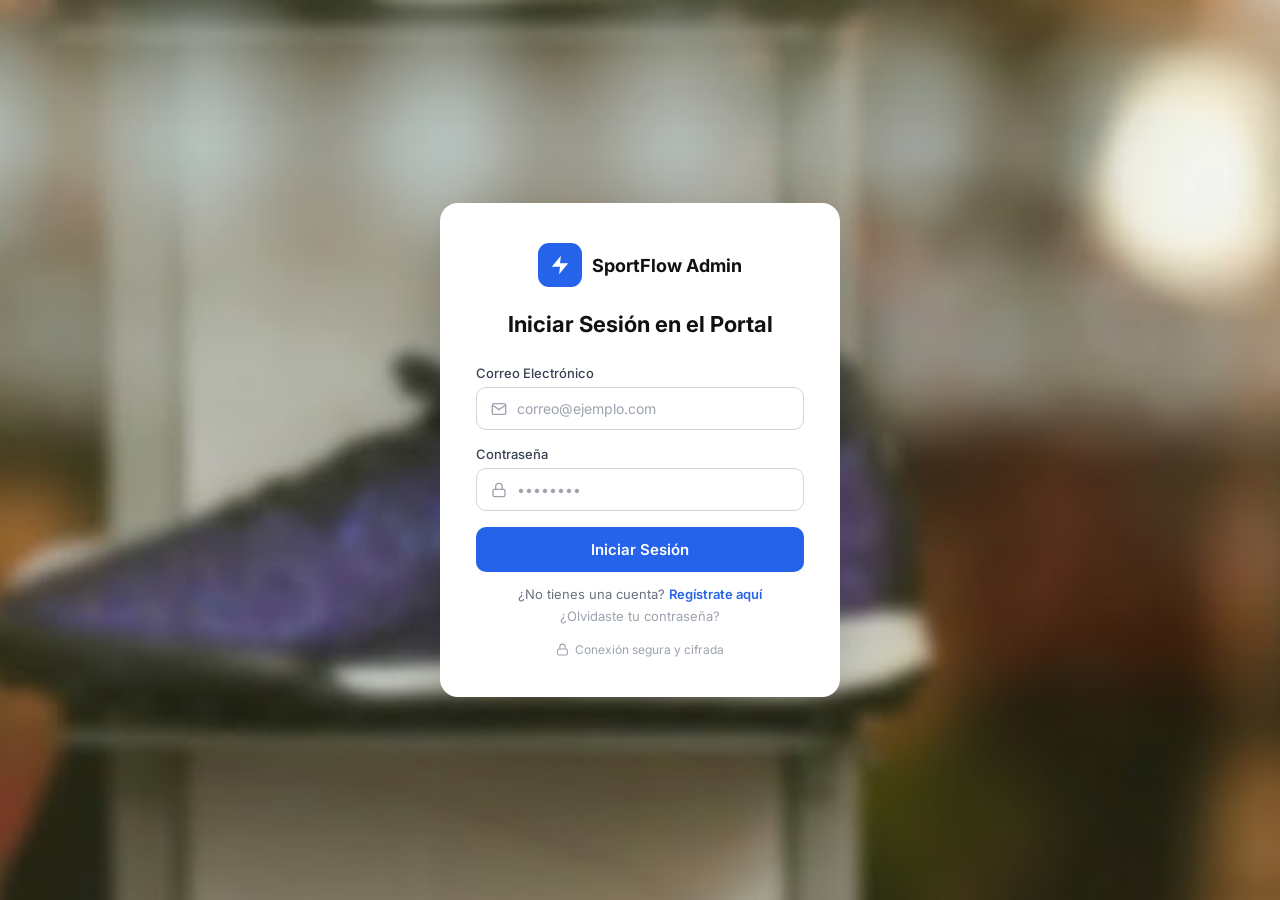
<file: index.html>
<!DOCTYPE html>
<html lang="es">
<head>
  <meta charset="UTF-8">
  <meta name="viewport" content="width=device-width, initial-scale=1.0">
  <title>Login - SportFlow</title>
  <!-- Fuente Inter de Google Fonts -->
  <link href="https://fonts.googleapis.com/css2?family=Inter:wght@400;500;600;700&display=swap" rel="stylesheet">
  <style>
    /* ── Estilos exclusivos del login (no se comparten con otras páginas) ── */
    * { margin:0; padding:0; box-sizing:border-box; font-family:'Inter',sans-serif; }
 
    /* Fondo de pantalla — imagen configurable en img/fondo-login.jpg */
    body {
      min-height: 100vh;
      background: url('img/fondo-login.jpg') no-repeat center center / cover;
      display: flex;
      justify-content: center;
      align-items: center;
    }
 
    /* Tarjeta blanca centrada */
    .login-box {
      background: rgb(255, 255, 255);
      padding: 40px 36px;
      border-radius: 18px;
      width: 400px;
      box-shadow: 0 20px 60px rgba(0,0,0,0.25);
      animation: slideUp 0.5s ease;
    }
 
    @keyframes slideUp {
      from { opacity: 0; transform: translateY(-24px); }
      to   { opacity: 1; transform: translateY(0); }
    }
 
    /* Área del logo: cuadro azul + texto */
    .logo-area {
      display: flex;
      align-items: center;
      gap: 10px;
      justify-content: center;
      margin-bottom: 24px;
    }
 
    .logo-icon-lg {
      width: 44px; height: 44px;
      background: #2563eb;
      border-radius: 11px;
      display: flex; align-items: center; justify-content: center;
    }
 
    .logo-icon-lg svg { width: 22px; height: 22px; fill: white; }
    .logo-area span   { font-size: 18px; font-weight: 700; color: #111; }
 
    /* Título principal */
    .login-box h2 {
      text-align: center;
      font-size: 22px;
      font-weight: 700;
      margin-bottom: 28px;
      color: #111;
    }
 
    /* Grupo de campo: label + input con ícono */
    .field         { margin-bottom: 16px; }
    .field label   { display: block; font-size: 13px; font-weight: 500; color: #374151; margin-bottom: 6px; }
 
    /* Input con ícono a la izquierda */
    .input-icon-wrap {
      display: flex; align-items: center; gap: 10px;
      border: 1px solid #d1d5db; border-radius: 10px;
      padding: 0 14px; background: white; transition: border 0.2s;
    }
    .input-icon-wrap:focus-within { border-color: #2563eb; box-shadow: 0 0 0 3px rgba(37,99,235,0.1); }
    .input-icon-wrap svg   { width: 16px; height: 16px; flex-shrink: 0; stroke: #9ca3af; fill: none; }
    .input-icon-wrap input { flex: 1; border: none; outline: none; padding: 12px 0; font-size: 14px; color: #111; background: transparent; }
    .input-icon-wrap input::placeholder { color: #9ca3af; }
 
    /* Mensaje de error rojo */
    .error-msg {
      background: #fee2e2; color: #dc2626;
      border-radius: 8px; padding: 10px 14px;
      font-size: 13px; margin-bottom: 16px; display: none;
    }
 
    /* ── SECCIÓN DE REGISTRO (entre el botón y el enlace de contraseña) ── */
    .register-prompt {
      text-align: center;
      font-size: 13px;
      color: #6b7280;
      margin: 14px 0 6px;
    }
 
    .register-prompt a {
      color: #2563eb;
      font-weight: 600;
      text-decoration: none;
    }
 
    .register-prompt a:hover { text-decoration: underline; }
 
    /* Enlace "Olvidé mi contraseña" */
    .forgot {
      display: block; text-align: center;
      font-size: 13px; color: #9ca3af; text-decoration: none;
      margin-bottom: 0;
    }
    .forgot:hover { color: #6b7280; text-decoration: underline; }
 
    /* Botón principal "Iniciar Sesión" */
    .btn-login {
      width: 100%; padding: 13px;
      background: #2563eb; color: white;
      border: none; border-radius: 10px;
      font-size: 15px; font-weight: 600;
      cursor: pointer; transition: background 0.2s;
    }
    .btn-login:hover { background: #1d4ed8; }
 
    /* Texto inferior de seguridad */
    .secure {
      display: flex; align-items: center; justify-content: center;
      gap: 6px; margin-top: 18px; font-size: 12px; color: #9ca3af;
    }
    .secure svg { width: 13px; height: 13px; stroke: #9ca3af; fill: none; }
 
    /* ── MODALES COMPARTIDOS (olvidé + registro) ── */
    .modal-overlay {
      display: none; position: fixed; inset: 0;
      background: rgba(0,0,0,0.5); z-index: 100;
      justify-content: center; align-items: center;
    }
    .modal-overlay.active { display: flex; }
 
    .modal-card {
      background: white; border-radius: 16px;
      padding: 32px; width: 360px;
      box-shadow: 0 20px 60px rgba(0,0,0,0.2);
      animation: slideUp 0.3s ease;
    }
 
    .modal-card h3  { font-size: 18px; font-weight: 700; margin-bottom: 8px; color: #111; }
    .modal-card p   { font-size: 13px; color: #6b7280; margin-bottom: 20px; }
 
    /* Campo dentro de un modal */
    .modal-field       { margin-bottom: 14px; }
    .modal-field label { display: block; font-size: 13px; font-weight: 500; color: #374151; margin-bottom: 6px; }
    .modal-field input {
      width: 100%; padding: 11px 14px;
      border: 1px solid #d1d5db; border-radius: 9px;
      font-size: 14px; outline: none; transition: border 0.2s;
    }
    .modal-field input:focus { border-color: #2563eb; box-shadow: 0 0 0 3px rgba(37,99,235,0.08); }
 
    /* Fila de botones del modal */
    .modal-btns        { display: flex; gap: 10px; margin-top: 20px; }
    .btn-modal-cancel  { flex: 1; padding: 11px; background: #f3f4f6; border: none; border-radius: 8px; font-size: 14px; cursor: pointer; }
    .btn-modal-cancel:hover { background: #e5e7eb; }
    .btn-modal-primary { flex: 2; padding: 11px; background: #2563eb; color: white; border: none; border-radius: 8px; font-size: 14px; font-weight: 600; cursor: pointer; }
    .btn-modal-primary:hover { background: #1d4ed8; }
 
    /* Pantalla de éxito (correo enviado) */
    .modal-success       { display: none; text-align: center; }
    .success-check       { width: 52px; height: 52px; background: #dcfce7; border-radius: 50%; display: flex; align-items: center; justify-content: center; margin: 0 auto 14px; }
    .success-check svg   { width: 24px; height: 24px; stroke: #16a34a; fill: none; }
    .modal-success h3    { font-size: 17px; font-weight: 700; margin-bottom: 8px; }
    .modal-success p     { font-size: 13px; color: #6b7280; }
 
    /* Texto de error dentro del modal de registro */
    .reg-error { font-size: 12px; color: #ef4444; margin-top: -6px; margin-bottom: 10px; display: none; }
  </style>
</head>
<body>


<!-- ── TARJETA DE LOGIN ── -->
<div class="login-box">
 
  <!-- Logo y nombre del sistema -->
  <div class="logo-area">
    <div class="logo-icon-lg">
      <svg viewBox="0 0 24 24"><path d="M13 2L3 14h9l-1 8 10-12h-9l1-8z"/></svg>
    </div>
    <span>SportFlow Admin</span>
  </div>
 
  <h2>Iniciar Sesión en el Portal</h2>
 
  <!-- Mensaje de error de credenciales incorrectas (oculto por defecto) -->
  <div class="error-msg" id="errorMsg">Correo o contraseña incorrectos.</div>
 
  <!-- Campo correo -->
  <div class="field">
    <label>Correo Electrónico</label>
    <div class="input-icon-wrap">
      <svg viewBox="0 0 24 24" stroke-width="2"><path d="M4 4h16c1.1 0 2 .9 2 2v12c0 1.1-.9 2-2 2H4c-1.1 0-2-.9-2-2V6c0-1.1.9-2 2-2z"/><polyline points="22,6 12,13 2,6"/></svg>
      <input type="email" id="emailInput" placeholder="correo@ejemplo.com" autocomplete="email">
    </div>
  </div>
 
  <!-- Campo contraseña -->
  <div class="field">
    <label>Contraseña</label>
    <div class="input-icon-wrap">
      <svg viewBox="0 0 24 24" stroke-width="2"><rect x="3" y="11" width="18" height="11" rx="2"/><path d="M7 11V7a5 5 0 0 1 10 0v4"/></svg>
      <input type="password" id="passInput" placeholder="••••••••" autocomplete="current-password">
    </div>
  </div>
 
  <!-- Botón de ingreso -->
  <button class="btn-login" id="loginBtn">Iniciar Sesión</button>
 
  <!-- Enlace de registro (NUEVO — entre el botón y "olvidé contraseña") -->
  <p class="register-prompt">
    ¿No tienes una cuenta?
    <a href="#" id="registerLink">Regístrate aquí</a>
  </p>
 
  <!-- Enlace de recuperación de contraseña -->
  <a href="#" class="forgot" id="forgotLink">¿Olvidaste tu contraseña?</a>
 
  <!-- Texto inferior de conexión segura -->
  <div class="secure">
    <svg viewBox="0 0 24 24" stroke-width="2"><rect x="3" y="11" width="18" height="11" rx="2"/><path d="M7 11V7a5 5 0 0 1 10 0v4"/></svg>
    Conexión segura y cifrada
  </div>
 
</div>
 
 
<!-- ════════════════════════════════════════
     MODAL: OLVIDÉ MI CONTRASEÑA
     ════════════════════════════════════════ -->
<div class="modal-overlay" id="forgotModal">
  <div class="modal-card">
 
    <!-- Vista 1: Formulario para ingresar el correo -->
    <div id="forgotForm">
      <h3>Restablecer contraseña</h3>
      <p>Ingresa tu correo y te enviaremos un enlace para restablecerla.</p>
 
      <div class="modal-field">
        <label>Correo Electrónico</label>
        <input type="email" id="resetEmail" placeholder="correo@ejemplo.com">
      </div>
 
      <div class="modal-btns">
        <button class="btn-modal-cancel"  id="cancelForgot">Cancelar</button>
        <button class="btn-modal-primary" id="sendResetBtn">Enviar enlace</button>
      </div>
    </div>
 
    <!-- Vista 2: Confirmación de envío (oculta hasta que se envía) -->
    <div class="modal-success" id="forgotSuccess">
      <div class="success-check">
        <svg viewBox="0 0 24 24" stroke-width="2.5"><path d="M22 11.08V12a10 10 0 1 1-5.93-9.14"/><polyline points="22 4 12 14.01 9 11.01"/></svg>
      </div>
      <h3>Correo enviado</h3>
      <p>Si el correo está registrado, recibirás las instrucciones en tu bandeja de entrada.</p>
      <div class="modal-btns" style="margin-top:20px;">
        <button class="btn-modal-primary" id="closeSuccess">Entendido</button>
      </div>
    </div>
 
  </div>
</div>
 
 
<!-- ════════════════════════════════════════
     MODAL: REGISTRO DE NUEVO USUARIO
     Pide nombre completo, correo y contraseña
     ════════════════════════════════════════ -->
<div class="modal-overlay" id="registerModal">
  <div class="modal-card">
 
    <h3>Comienza ahora</h3>
    <p>Crea tu cuenta para gestionar el inventario deportivo.</p>
 
    <!-- Nombre completo -->
    <div class="modal-field">
      <label>Nombre Completo</label>
      <input type="text" id="regName" placeholder="Tu nombre completo">
    </div>
 
    <!-- Correo corporativo -->
    <div class="modal-field">
      <label>Correo Corporativo</label>
      <input type="email" id="regEmail" placeholder="usuario@sportflow.com">
    </div>
 
    <!-- Contraseña -->
    <div class="modal-field">
      <label>Contraseña</label>
      <input type="password" id="regPass" placeholder="Mínimo 4 caracteres">
    </div>
 
    <!-- Mensaje de error del registro (oculto por defecto) -->
    <p class="reg-error" id="regError"></p>
 
    <div class="modal-btns">
      <button class="btn-modal-cancel"  id="cancelRegister">Cancelar</button>
      <button class="btn-modal-primary" id="submitRegister">Crear cuenta</button>
    </div>
 
  </div>
</div>
 
 
<!-- ── JS: primero login.js (no necesita utils.js) ── -->
<script src="js/login.js"></script>
 
</body>
</html>
</file>
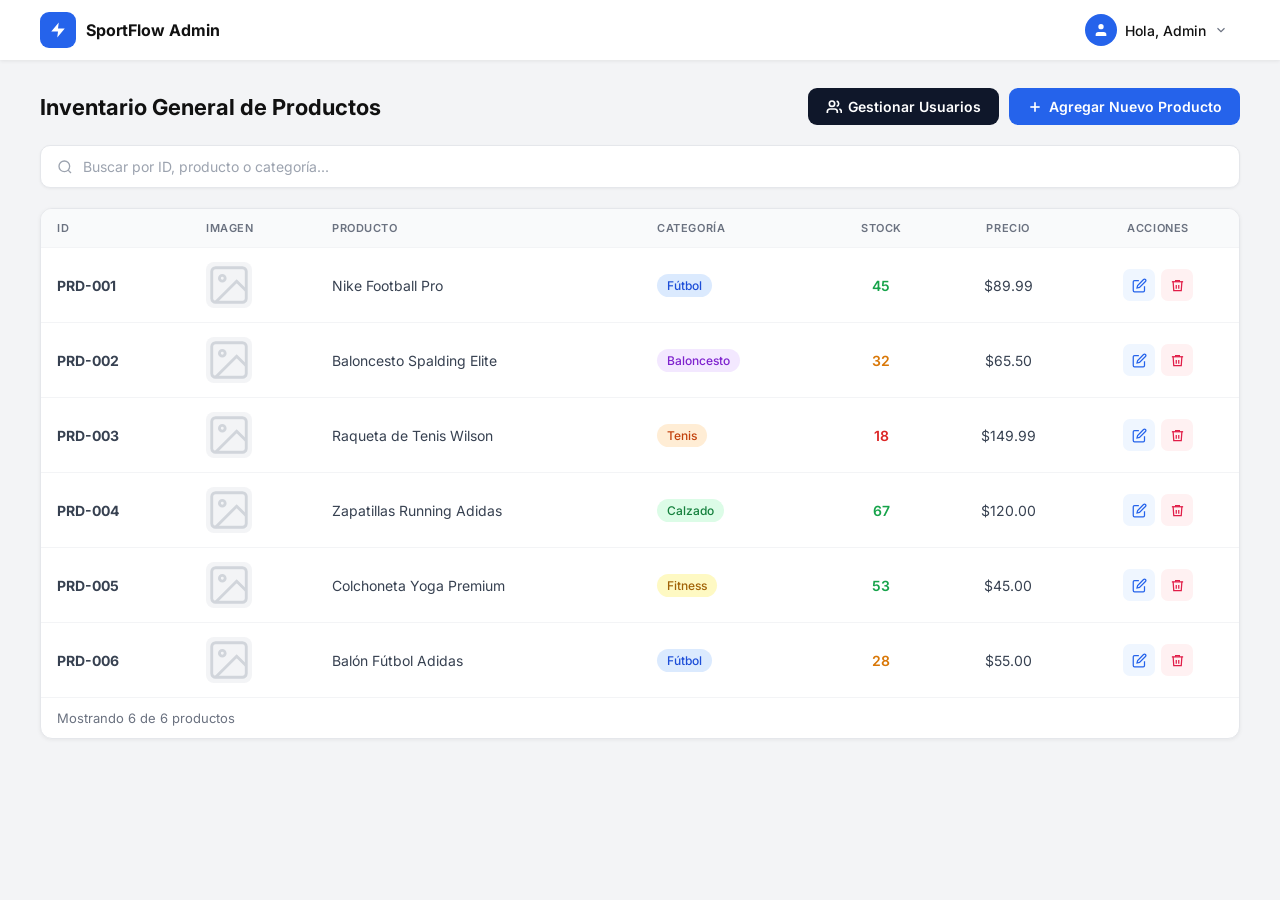
<file: 2_dashboard.html>
<!DOCTYPE html>
<html lang="es">
<head>
  <meta charset="UTF-8">
  <meta name="viewport" content="width=device-width, initial-scale=1.0">
  <title>Dashboard - SportFlow</title>
  <!-- Fuente principal -->
  <link href="https://fonts.googleapis.com/css2?family=Inter:wght@400;500;600;700&display=swap" rel="stylesheet">
  <!-- Estilos globales compartidos (navbar, modales, formularios) -->
  <link rel="stylesheet" href="css/estilos.css">
  <style>
    /* ── Estilos exclusivos del dashboard ── */
    body { background: #f3f4f6; min-height: 100vh; }
 
    /* Título + botón en la misma fila */
    .top-section {
      display: flex;
      justify-content: space-between;
      align-items: center;
      margin-bottom: 20px;
    }
 
    .top-section h1 { font-size: 22px; font-weight: 700; color: #111; }
 
    /* Botón azul "+ Agregar Nuevo Producto" */
    .btn-add {
      display: flex; align-items: center; gap: 6px;
      background: #2563eb; color: white;
      padding: 10px 18px; border-radius: 9px;
      text-decoration: none; font-size: 14px; font-weight: 600;
      transition: background 0.2s;
    }
    .btn-add:hover { background: #1d4ed8; }
 
    /* Buscador con ícono */
    .search-wrap {
      display: flex; align-items: center; gap: 10px;
      background: white; border: 1px solid #e5e7eb;
      border-radius: 10px; padding: 0 16px; margin-bottom: 20px;
      box-shadow: 0 1px 3px rgba(0,0,0,0.05);
    }
    .search-wrap:focus-within { border-color: #2563eb; box-shadow: 0 0 0 3px rgba(37,99,235,0.08); }
    .search-wrap svg   { width: 16px; height: 16px; stroke: #9ca3af; fill: none; flex-shrink: 0; }
    .search-wrap input { flex: 1; border: none; outline: none; padding: 12px 0; font-size: 14px; color: #111; }
    .search-wrap input::placeholder { color: #9ca3af; }
 
    /* Contenedor de la tabla */
    .table-wrap {
      background: white; border-radius: 12px; overflow: hidden;
      box-shadow: 0 1px 4px rgba(0,0,0,0.06); border: 1px solid #e5e7eb;
    }
 
    /* Estilos de la tabla */
    table { width: 100%; border-collapse: collapse; }
    thead tr { background: #f9fafb; }
 
    th {
      padding: 12px 16px;
      font-size: 11px; font-weight: 600; color: #6b7280;
      text-transform: uppercase; letter-spacing: 0.05em; text-align: left;
    }
 
    td {
      padding: 14px 16px; font-size: 14px; color: #374151;
      border-top: 1px solid #f3f4f6; vertical-align: middle;
    }
 
    /* Centrado de columnas Stock, Precio y Acciones */
    th:nth-child(5), th:nth-child(6), th:last-child,
    td:nth-child(5), td:nth-child(6), td:last-child { text-align: center; }
 
    tbody tr:hover { background: #fafafa; } /* Hover sutil en filas */
 
    /* Imagen del producto en la tabla */
    .product-img { width: 46px; height: 46px; object-fit: cover; border-radius: 8px; display: block; }
 
    /* Placeholder gris si no hay imagen */
    .img-placeholder {
      width: 46px; height: 46px; background: #f3f4f6;
      border-radius: 8px; display: flex; align-items: center; justify-content: center;
    }
 
    /* Tags de categoría — colores definidos en estilos.css */
    .tag { display: inline-block; padding: 4px 10px; border-radius: 20px; font-size: 12px; font-weight: 500; background: #dbeafe; color: #1d4ed8; }
    .tag.calzado    { background: #dcfce7; color: #15803d; }
    .tag.fitness    { background: #fef9c3; color: #a16207; }
    .tag.baloncesto { background: #f3e8ff; color: #7e22ce; }
    .tag.tenis      { background: #ffedd5; color: #c2410c; }
    .tag.natacion   { background: #cffafe; color: #0e7490; }
 
    /* Stock con colores según cantidad (verde/amarillo/rojo) */
    .stock-num { font-weight: 600; }
    .stock-ok  { color: #16a34a; }
    .stock-mid { color: #d97706; }
    .stock-low { color: #dc2626; }
 
    /* Botones de acción (editar/eliminar) */
    .actions { display: flex; gap: 6px; justify-content: center; }
 
    .btn-icon {
      width: 32px; height: 32px; border: none; border-radius: 7px;
      display: flex; align-items: center; justify-content: center;
      cursor: pointer; transition: background 0.15s;
    }
 
    .btn-edit       { background: #eff6ff; color: #2563eb; }
    .btn-edit:hover { background: #dbeafe; }
    .btn-del        { background: #fff1f2; color: #e11d48; }
    .btn-del:hover  { background: #fee2e2; }
    .btn-icon svg   { width: 15px; height: 15px; stroke: currentColor; fill: none; }
 
    /* Texto de pie de tabla */
    .table-footer { padding: 12px 16px; font-size: 13px; color: #6b7280; border-top: 1px solid #f3f4f6; }
 
    /* Ícono del modal de eliminar */
    .del-icon { width: 48px; height: 48px; background: #fee2e2; border-radius: 50%; display: flex; align-items: center; justify-content: center; margin: 0 auto 16px; }
    .del-icon svg { width: 22px; height: 22px; stroke: #dc2626; fill: none; }
  </style>
</head>
<body>
 
<!-- ── BARRA DE NAVEGACIÓN SUPERIOR ── -->
<header class="navbar">
 
  <!-- Izquierda: logo + nombre -->
  <div class="nav-left">
    <div class="logo-icon">
      <svg viewBox="0 0 24 24"><path d="M13 2L3 14h9l-1 8 10-12h-9l1-8z"/></svg>
    </div>
    <span>SportFlow Admin</span>
  </div>
 
  <!-- Derecha: botón de usuario con dropdown -->
  <div class="nav-right">
    <div class="nav-user">
      <div class="avatar">
        <svg viewBox="0 0 24 24"><path d="M20 21v-2a4 4 0 0 0-4-4H8a4 4 0 0 0-4 4v2"/><circle cx="12" cy="7" r="4"/></svg>
      </div>
      <span id="navUserName">Hola, Admin</span>
      <!-- Flecha que rota al abrir el menú -->
      <svg class="chevron" viewBox="0 0 24 24" stroke-width="2"><polyline points="6 9 12 15 18 9"/></svg>
    </div>
 
    <!-- Menú desplegable — controlado por JS en utils.js -->
    <div class="dropdown">
      <a href="index.html">
        <svg viewBox="0 0 24 24" stroke-width="2"><path d="M9 21H5a2 2 0 0 1-2-2V5a2 2 0 0 1 2-2h4"/><polyline points="16 17 21 12 16 7"/><line x1="21" y1="12" x2="9" y2="12"/></svg>
        Cerrar sesión
      </a>
    </div>
  </div>
 
</header>
 
 
<!-- ── CONTENIDO PRINCIPAL ── -->
<main class="container">
 
  <!-- Título e inventario + botón de agregar -->
  <div class="top-section">
    <h1>Inventario General de Productos</h1>
    <div style="display:flex; gap:10px; flex-wrap:wrap;">
      <a href="5_usuarios.html" class="btn-add" style="background:#0f172a;">
        <svg width="16" height="16" viewBox="0 0 24 24" fill="none" stroke="currentColor" stroke-width="2.5">
          <path d="M17 21v-2a4 4 0 0 0-4-4H6a4 4 0 0 0-4 4v2"/>
          <circle cx="9" cy="7" r="4"/>
          <path d="M23 21v-2a4 4 0 0 0-3-3.87"/>
          <path d="M16 3.13a4 4 0 0 1 0 7.75"/>
        </svg>
        Gestionar Usuarios
      </a>
      <a href="3_agregar.html" class="btn-add">
        <svg width="16" height="16" viewBox="0 0 24 24" fill="none" stroke="currentColor" stroke-width="2.5">
          <line x1="12" y1="5" x2="12" y2="19"/>
          <line x1="5" y1="12" x2="19" y2="12"/>
        </svg>
        Agregar Nuevo Producto
      </a>
    </div>
  </div>
 
  <!-- Buscador en tiempo real (filtrado por JS en dashboard.js) -->
  <div class="search-wrap">
    <svg viewBox="0 0 24 24" stroke-width="2"><circle cx="11" cy="11" r="8"/><line x1="21" y1="21" x2="16.65" y2="16.65"/></svg>
    <input type="text" id="searchInput" placeholder="Buscar por ID, producto o categoría...">
  </div>
 
  <!-- Tabla de productos — el tbody se llena dinámicamente con JS -->
  <div class="table-wrap">
    <table>
      <thead>
        <tr>
          <th>ID</th>
          <th>Imagen</th>
          <th>Producto</th>
          <th>Categoría</th>
          <th>Stock</th>
          <th>Precio</th>
          <th>Acciones</th>
        </tr>
      </thead>
      <tbody id="tableBody">
        <!-- JS inserta las filas aquí -->
      </tbody>
    </table>
    <!-- Texto "Mostrando X de Y productos" -->
    <div class="table-footer" id="tableFooter"></div>
  </div>
 
</main>
 
 
<!-- ── MODAL DE CONFIRMACIÓN DE ELIMINACIÓN ── -->
<div class="overlay" id="delOverlay">
  <div class="modal-box">
    <div class="del-icon">
      <svg viewBox="0 0 24 24" stroke-width="2"><polyline points="3 6 5 6 21 6"/><path d="M19 6l-1 14H6L5 6"/><path d="M10 11v6"/><path d="M14 11v6"/><path d="M9 6V4h6v2"/></svg>
    </div>
    <h3>Eliminar Producto</h3>
    <!-- JS actualiza este texto con el nombre del producto -->
    <p id="delMsg">¿Estás seguro? Esta acción no se puede deshacer.</p>
    <div class="modal-btns">
      <button class="btn-modal-cancel"  id="cancelDel">Cancelar</button>
      <button class="btn-modal-confirm" id="confirmDel">Eliminar</button>
    </div>
  </div>
</div>
 
<!-- Notificación flotante de acciones -->
<div class="toast" id="toast"></div>
 
 
<!-- ── SCRIPTS (orden importante: utils primero, luego dashboard) ── -->
<script src="js/utils.js"></script>    <!-- Navbar, toast, getProducts, saveProducts -->
<script src="js/dashboard.js"></script> <!-- Tabla, búsqueda, eliminación -->
 
</body>
</html>
</file>
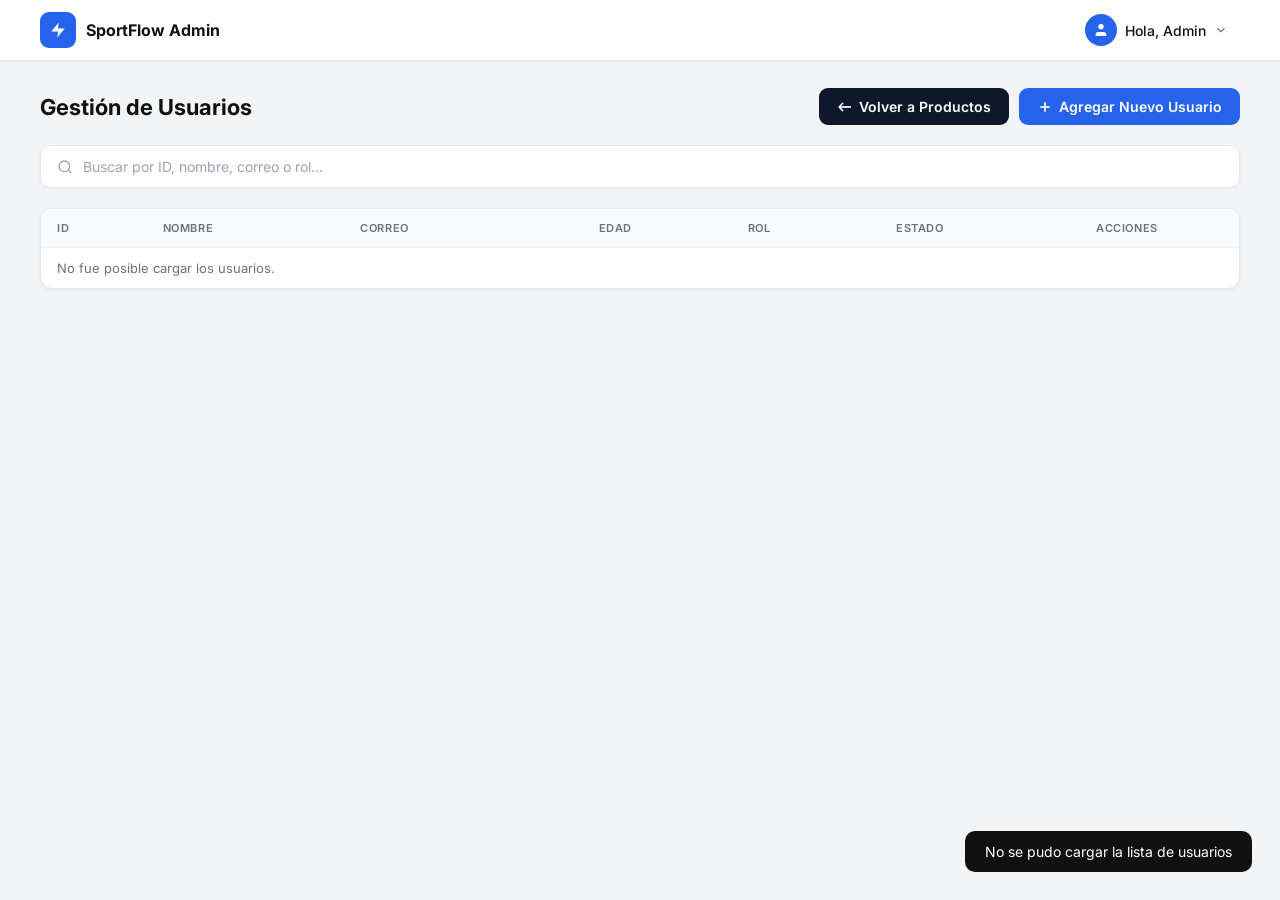
<file: 5_usuarios.html>
<!DOCTYPE html>
<html lang="es">
<head>
  <meta charset="UTF-8">
  <meta name="viewport" content="width=device-width, initial-scale=1.0">
  <title>Usuarios - SportFlow</title>
  <link href="https://fonts.googleapis.com/css2?family=Inter:wght@400;500;600;700&display=swap" rel="stylesheet">
  <link rel="stylesheet" href="css/estilos.css">
  <style>
    body { background: #f3f4f6; min-height: 100vh; }

    .top-section {
      display: flex;
      justify-content: space-between;
      align-items: center;
      gap: 16px;
      margin-bottom: 20px;
      flex-wrap: wrap;
    }

    .top-section h1 { font-size: 22px; font-weight: 700; color: #111; }

    .top-actions {
      display: flex;
      gap: 10px;
      flex-wrap: wrap;
    }

    .btn-add {
      display: inline-flex;
      align-items: center;
      gap: 6px;
      background: #2563eb;
      color: white;
      padding: 10px 18px;
      border-radius: 9px;
      text-decoration: none;
      font-size: 14px;
      font-weight: 600;
      transition: background 0.2s;
    }

    .btn-add:hover { background: #1d4ed8; }

    .search-wrap {
      display: flex;
      align-items: center;
      gap: 10px;
      background: white;
      border: 1px solid #e5e7eb;
      border-radius: 10px;
      padding: 0 16px;
      margin-bottom: 20px;
      box-shadow: 0 1px 3px rgba(0,0,0,0.05);
    }

    .search-wrap:focus-within {
      border-color: #2563eb;
      box-shadow: 0 0 0 3px rgba(37,99,235,0.08);
    }

    .search-wrap svg { width: 16px; height: 16px; stroke: #9ca3af; fill: none; flex-shrink: 0; }
    .search-wrap input { flex: 1; border: none; outline: none; padding: 12px 0; font-size: 14px; color: #111; }
    .search-wrap input::placeholder { color: #9ca3af; }

    .table-wrap {
      background: white;
      border-radius: 12px;
      overflow: hidden;
      box-shadow: 0 1px 4px rgba(0,0,0,0.06);
      border: 1px solid #e5e7eb;
    }

    table { width: 100%; border-collapse: collapse; }
    thead tr { background: #f9fafb; }

    th {
      padding: 12px 16px;
      font-size: 11px;
      font-weight: 600;
      color: #6b7280;
      text-transform: uppercase;
      letter-spacing: 0.05em;
      text-align: left;
    }

    td {
      padding: 14px 16px;
      font-size: 14px;
      color: #374151;
      border-top: 1px solid #f3f4f6;
      vertical-align: middle;
    }

    th:nth-child(4), th:nth-child(5), th:nth-child(6), th:last-child,
    td:nth-child(4), td:nth-child(5), td:nth-child(6), td:last-child { text-align: center; }

    tbody tr:hover { background: #fafafa; }

    .actions { display: flex; gap: 6px; justify-content: center; }

    .btn-icon {
      width: 32px;
      height: 32px;
      border: none;
      border-radius: 7px;
      display: flex;
      align-items: center;
      justify-content: center;
      cursor: pointer;
      transition: background 0.15s;
    }

    .btn-edit { background: #eff6ff; color: #2563eb; }
    .btn-edit:hover { background: #dbeafe; }
    .btn-del { background: #fff1f2; color: #e11d48; }
    .btn-del:hover { background: #fee2e2; }
    .btn-icon svg { width: 15px; height: 15px; stroke: currentColor; fill: none; }

    .table-footer {
      padding: 12px 16px;
      font-size: 13px;
      color: #6b7280;
      border-top: 1px solid #f3f4f6;
    }

    .badge {
      display: inline-flex;
      align-items: center;
      justify-content: center;
      padding: 4px 10px;
      border-radius: 999px;
      font-size: 12px;
      font-weight: 600;
      text-transform: capitalize;
    }

    .badge-role-user { background: #dbeafe; color: #1d4ed8; }
    .badge-role-admin { background: #f3e8ff; color: #7c3aed; }
    .badge-role-gestor { background: #dcfce7; color: #15803d; }
    .badge-active { background: #dcfce7; color: #15803d; }
    .badge-inactive { background: #fee2e2; color: #b91c1c; }

    .status-dot {
      width: 8px;
      height: 8px;
      border-radius: 50%;
      display: inline-block;
      margin-right: 6px;
      background: currentColor;
    }
  </style>
</head>
<body>
<header class="navbar">
  <div class="nav-left">
    <div class="logo-icon">
      <svg viewBox="0 0 24 24"><path d="M13 2L3 14h9l-1 8 10-12h-9l1-8z"/></svg>
    </div>
    <span>SportFlow Admin</span>
  </div>

  <div class="nav-right">
    <div class="nav-user">
      <div class="avatar">
        <svg viewBox="0 0 24 24"><path d="M20 21v-2a4 4 0 0 0-4-4H8a4 4 0 0 0-4 4v2"/><circle cx="12" cy="7" r="4"/></svg>
      </div>
      <span id="navUserName">Hola, Admin</span>
      <svg class="chevron" viewBox="0 0 24 24" stroke-width="2"><polyline points="6 9 12 15 18 9"/></svg>
    </div>
    <div class="dropdown">
      <a href="index.html">
        <svg viewBox="0 0 24 24" stroke-width="2"><path d="M9 21H5a2 2 0 0 1-2-2V5a2 2 0 0 1 2-2h4"/><polyline points="16 17 21 12 16 7"/><line x1="21" y1="12" x2="9" y2="12"/></svg>
        Cerrar sesión
      </a>
    </div>
  </div>
</header>

<main class="container">
  <div class="top-section">
    <h1>Gestión de Usuarios</h1>
    <div class="top-actions">
      <a href="2_dashboard.html" class="btn-add" style="background:#0f172a;">
        <svg width="16" height="16" viewBox="0 0 24 24" fill="none" stroke="currentColor" stroke-width="2.5">
          <path d="M3 12h18"/>
          <path d="M3 12l6-6"/>
          <path d="M3 12l6 6"/>
        </svg>
        Volver a Productos
      </a>
      <a href="6_agregar_usuario.html" class="btn-add">
        <svg width="16" height="16" viewBox="0 0 24 24" fill="none" stroke="currentColor" stroke-width="2.5">
          <line x1="12" y1="5" x2="12" y2="19"/>
          <line x1="5" y1="12" x2="19" y2="12"/>
        </svg>
        Agregar Nuevo Usuario
      </a>
    </div>
  </div>

  <div class="search-wrap">
    <svg viewBox="0 0 24 24" stroke-width="2"><circle cx="11" cy="11" r="8"/><line x1="21" y1="21" x2="16.65" y2="16.65"/></svg>
    <input type="text" id="searchInput" placeholder="Buscar por ID, nombre, correo o rol...">
  </div>

  <div class="table-wrap">
    <table>
      <thead>
        <tr>
          <th>ID</th>
          <th>Nombre</th>
          <th>Correo</th>
          <th>Edad</th>
          <th>Rol</th>
          <th>Estado</th>
          <th>Acciones</th>
        </tr>
      </thead>
      <tbody id="tableBody"></tbody>
    </table>
    <div class="table-footer" id="tableFooter"></div>
  </div>
</main>

<div class="overlay" id="delOverlay">
  <div class="modal-box">
    <div class="icon-circle red">
      <svg viewBox="0 0 24 24" stroke-width="2"><polyline points="3 6 5 6 21 6"/><path d="M19 6l-1 14H6L5 6"/><path d="M10 11v6"/><path d="M14 11v6"/><path d="M9 6V4h6v2"/></svg>
    </div>
    <h3>Eliminar Usuario</h3>
    <p id="delMsg">¿Estás seguro? Esta acción no se puede deshacer.</p>
    <div class="modal-btns">
      <button class="btn-modal-cancel" id="cancelDel">Cancelar</button>
      <button class="btn-modal-confirm" id="confirmDel">Eliminar</button>
    </div>
  </div>
</div>

<div class="toast" id="toast"></div>

<script src="js/utils.js"></script>
<script src="js/usuarios.js"></script>
</body>
</html>
</file>
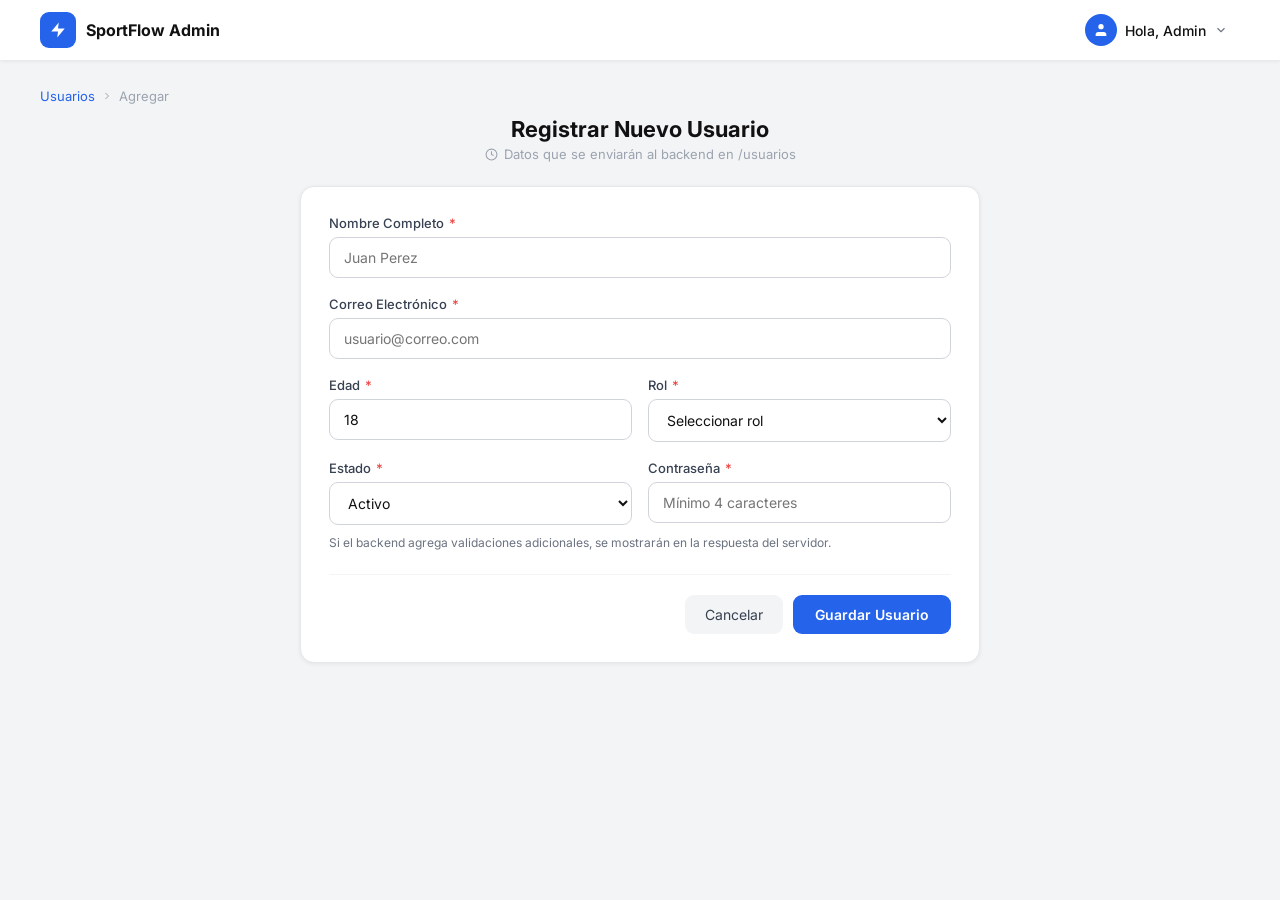
<file: 6_agregar_usuario.html>
<!-- ================================================================
     FORMULARIO DE REGISTRO DE USUARIO
     Este formulario recoge: nombre, correo, edad, rol, estado, contraseña.
     Al hacer clic en "Guardar Usuario", el archivo js/agregar-usuario.js
     toma estos valores y los envía al backend mediante POST.
     ================================================================ -->

<!DOCTYPE html>
<html lang="es">
<head>
  <meta charset="UTF-8">
  <meta name="viewport" content="width=device-width, initial-scale=1.0">
  <title>Agregar Usuario - SportFlow</title>
  <link href="https://fonts.googleapis.com/css2?family=Inter:wght@400;500;600;700&display=swap" rel="stylesheet">
  <link rel="stylesheet" href="css/estilos.css">
  <style>
    body { background: #f3f4f6; min-height: 100vh; }
    .page-title { text-align: center; }
    .page-sub { justify-content: center; }
    .hint { font-size: 12px; color: #6b7280; margin-top: -8px; margin-bottom: 10px; }
  </style>
</head>
<body>
<header class="navbar">
  <div class="nav-left">
    <div class="logo-icon">
      <svg viewBox="0 0 24 24"><path d="M13 2L3 14h9l-1 8 10-12h-9l1-8z"/></svg>
    </div>
    <span>SportFlow Admin</span>
  </div>

  <div class="nav-right">
    <div class="nav-user">
      <div class="avatar">
        <svg viewBox="0 0 24 24"><path d="M20 21v-2a4 4 0 0 0-4-4H8a4 4 0 0 0-4 4v2"/><circle cx="12" cy="7" r="4"/></svg>
      </div>
      <span id="navUserName">Hola, Admin</span>
      <svg class="chevron" viewBox="0 0 24 24" stroke-width="2"><polyline points="6 9 12 15 18 9"/></svg>
    </div>
    <div class="dropdown">
      <a href="index.html">
        <svg viewBox="0 0 24 24" stroke-width="2"><path d="M9 21H5a2 2 0 0 1-2-2V5a2 2 0 0 1 2-2h4"/><polyline points="16 17 21 12 16 7"/><line x1="21" y1="12" x2="9" y2="12"/></svg>
        Cerrar sesión
      </a>
    </div>
  </div>
</header>

<main class="container">
  <div class="breadcrumb">
    <a href="5_usuarios.html">Usuarios</a>
    <svg viewBox="0 0 24 24" stroke-width="2"><polyline points="9 18 15 12 9 6"/></svg>
    <span>Agregar</span>
  </div>

  <div class="page-title">Registrar Nuevo Usuario</div>
  <div class="page-sub">
    <svg viewBox="0 0 24 24" stroke-width="2"><circle cx="12" cy="12" r="10"/><polyline points="12 6 12 12 16 14"/></svg>
    <span>Datos que se enviarán al backend en /usuarios</span>
  </div>
<!-- 6_agregar_usuario.html -->

  <div class="form-box">
    <div class="field">
      <label>Nombre Completo <span class="req">*</span></label>
      <input type="text" id="userName" placeholder="Juan Perez">
      <div class="error-field" id="errName">El nombre es obligatorio.</div>
    </div>

    <div class="field">
      <label>Correo Electrónico <span class="req">*</span></label>
      <input type="email" id="userEmail" placeholder="usuario@correo.com">
      <div class="error-field" id="errEmail">Ingresa un correo válido.</div>
    </div>

    <div class="row">
      <div class="field">
        <label>Edad <span class="req">*</span></label>
        <input type="number" id="userAge" min="0" step="1" value="18">
        <div class="error-field" id="errAge">La edad debe ser mayor o igual a 0.</div>
      </div>
      <div class="field">
        <label>Rol <span class="req">*</span></label>
        <select id="userRole">
          <option value="">Seleccionar rol</option>
          <option value="user">user</option>
          <option value="admin">admin</option>
          <option value="gestor">gestor</option>
        </select>
        <div class="error-field" id="errRole">Selecciona un rol.</div>
      </div>
    </div>

    <div class="row">
      <div class="field">
        <label>Estado <span class="req">*</span></label>
        <select id="userState">
          <option value="true">Activo</option>
          <option value="false">Inactivo</option>
        </select>
      </div>
      <div class="field">
        <label>Contraseña <span class="req">*</span></label>
        <input type="password" id="userPass" placeholder="Mínimo 4 caracteres">
        <div class="error-field" id="errPass">La contraseña debe tener al menos 4 caracteres.</div>
      </div>
    </div>

    <div class="hint">Si el backend agrega validaciones adicionales, se mostrarán en la respuesta del servidor.</div>

    <div class="form-footer">
      <a href="5_usuarios.html" class="btn-cancel">Cancelar</a>
      <button class="btn-save" id="saveBtn">Guardar Usuario</button>
    </div>
  </div>
</main>

<div class="toast" id="toast"></div>

<script src="js/utils.js"></script>
<script src="js/agregar-usuario.js"></script>
</body>
</html>
</file>
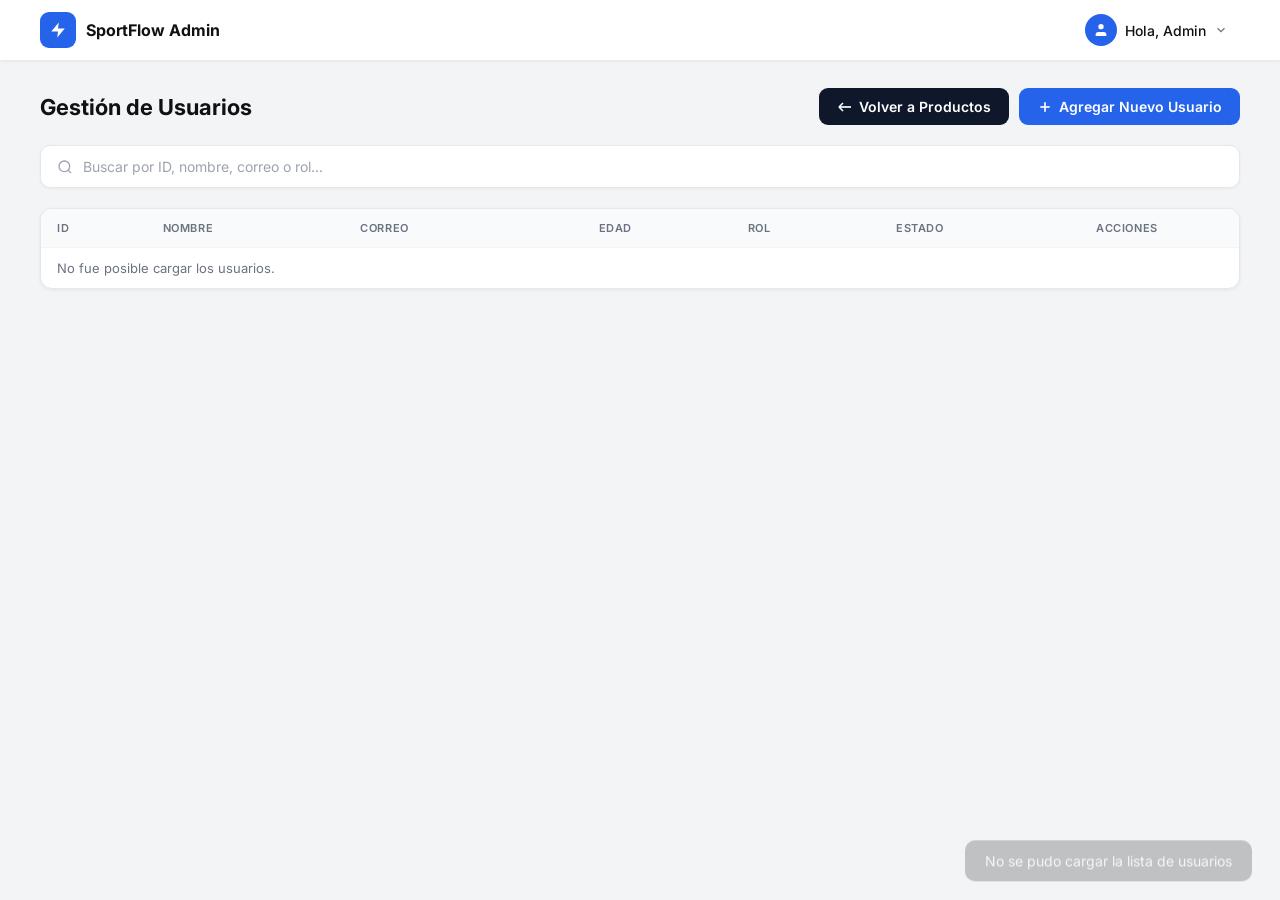
<file: 7_editar_usuario.html>
<!DOCTYPE html>
<html lang="es">
<head>
  <meta charset="UTF-8">
  <meta name="viewport" content="width=device-width, initial-scale=1.0">
  <title>Editar Usuario - SportFlow</title>
  <link href="https://fonts.googleapis.com/css2?family=Inter:wght@400;500;600;700&display=swap" rel="stylesheet">
  <link rel="stylesheet" href="css/estilos.css">
  <style>
    body { background: #f3f4f6; min-height: 100vh; }
    .page-title { text-align: center; }
    .page-sub { justify-content: center; }
    .hint { font-size: 12px; color: #6b7280; margin-top: -8px; margin-bottom: 10px; }
  </style>
</head>
<body>
<header class="navbar">
  <div class="nav-left">
    <div class="logo-icon">
      <svg viewBox="0 0 24 24"><path d="M13 2L3 14h9l-1 8 10-12h-9l1-8z"/></svg>
    </div>
    <span>SportFlow Admin</span>
  </div>

  <div class="nav-right">
    <div class="nav-user">
      <div class="avatar">
        <svg viewBox="0 0 24 24"><path d="M20 21v-2a4 4 0 0 0-4-4H8a4 4 0 0 0-4 4v2"/><circle cx="12" cy="7" r="4"/></svg>
      </div>
      <span id="navUserName">Hola, Admin</span>
      <svg class="chevron" viewBox="0 0 24 24" stroke-width="2"><polyline points="6 9 12 15 18 9"/></svg>
    </div>
    <div class="dropdown">
      <a href="index.html">
        <svg viewBox="0 0 24 24" stroke-width="2"><path d="M9 21H5a2 2 0 0 1-2-2V5a2 2 0 0 1 2-2h4"/><polyline points="16 17 21 12 16 7"/><line x1="21" y1="12" x2="9" y2="12"/></svg>
        Cerrar sesión
      </a>
    </div>
  </div>
</header>

<main class="container">
  <div class="breadcrumb">
    <a href="5_usuarios.html">Usuarios</a>
    <svg viewBox="0 0 24 24" stroke-width="2"><polyline points="9 18 15 12 9 6"/></svg>
    <span>Editar</span>
  </div>

  <div class="page-title" id="pageTitle">Editar Usuario</div>
  <div class="page-sub">
    <svg viewBox="0 0 24 24" stroke-width="2"><circle cx="12" cy="12" r="10"/><polyline points="12 6 12 12 16 14"/></svg>
    <span id="pageDate"></span>
  </div>

  <div class="form-box">
    <div class="field">
      <label>Nombre Completo <span class="req">*</span></label>
      <input type="text" id="userName" placeholder="Juan Perez">
      <div class="error-field" id="errName">El nombre es obligatorio.</div>
    </div>

    <div class="field">
      <label>Correo Electrónico <span class="req">*</span></label>
      <input type="email" id="userEmail" placeholder="usuario@correo.com">
      <div class="error-field" id="errEmail">Ingresa un correo válido.</div>
    </div>

    <div class="row">
      <div class="field">
        <label>Edad <span class="req">*</span></label>
        <input type="number" id="userAge" min="0" step="1">
        <div class="error-field" id="errAge">La edad debe ser mayor o igual a 0.</div>
      </div>
      <div class="field">
        <label>Rol <span class="req">*</span></label>
        <select id="userRole">
          <option value="">Seleccionar rol</option>
          <option value="user">user</option>
          <option value="admin">admin</option>
          <option value="gestor">gestor</option>
        </select>
        <div class="error-field" id="errRole">Selecciona un rol.</div>
      </div>
    </div>

    <div class="row">
      <div class="field">
        <label>Estado <span class="req">*</span></label>
        <select id="userState">
          <option value="true">Activo</option>
          <option value="false">Inactivo</option>
        </select>
      </div>
      <div class="field">
        <label>Nueva Contraseña</label>
        <input type="password" id="userPass" placeholder="Opcional">
        <div class="error-field" id="errPass">Si la escribes, debe tener al menos 4 caracteres.</div>
      </div>
    </div>

    <div class="hint">Deja la contraseña vacía si no quieres cambiarla.</div>

    <div class="form-footer">
      <a href="5_usuarios.html" class="btn-cancel">Descartar Cambios</a>
      <button class="btn-save" id="saveBtn">Actualizar Usuario</button>
    </div>
  </div>
</main>

<div class="toast" id="toast"></div>

<script src="js/utils.js"></script>
<script src="js/editar-usuario.js"></script>
</body>
</html>
</file>
<file: css/estilos.css>
/* ================================================================
   SPORTFLOW ADMIN — ESTILOS GLOBALES
   Archivo: css/estilos.css
   Descripción: Todos los estilos compartidos entre las 4 páginas
   ================================================================ */


/* ----------------------------------------------------------------
   RESET GENERAL
   Elimina márgenes y paddings por defecto del navegador
   ---------------------------------------------------------------- */
* {
  margin: 0;
  padding: 0;
  box-sizing: border-box;
  font-family: 'Inter', sans-serif; /* Fuente principal del sistema */
}


/* ================================================================
   NAVBAR — Barra de navegación superior (Dashboard, Agregar, Editar)
   ================================================================ */
.navbar {
  display: flex;
  justify-content: space-between;  /* Logo izquierda, usuario derecha */
  align-items: center;
  padding: 0 40px;
  height: 60px;
  background: white;
  box-shadow: 0 1px 4px rgba(0,0,0,0.08);
  position: sticky; /* Se fija al hacer scroll */
  top: 0;
  z-index: 50s;      /* Por encima del contenido */
}

/* Lado izquierdo: ícono azul + nombre del sistema */
.nav-left {
  display: flex;
  align-items: center;
  gap: 10px;
}

/* Cuadro azul con el ícono de rayo */
.logo-icon {
  width: 36px;
  height: 36px;
  background: #2563eb;
  border-radius: 9px;
  display: flex;
  align-items: center;
  justify-content: center;
}

.logo-icon svg {
  width: 18px;
  height: 18px;
  fill: white;
}

/* Texto "SportFlow Admin" */
.nav-left span {
  font-size: 16px;
  font-weight: 700;
  color: #111;
}


/* ----------------------------------------------------------------
   DROPDOWN DE USUARIO
   Controlado por JavaScript con click (no con :hover de CSS)
   para evitar que se cierre solo al mover el mouse al menú
   ---------------------------------------------------------------- */
.nav-right {
  position: relative; /* El dropdown se posiciona relativo a este div */
}

/* Botón clickeable con avatar + nombre + flecha */
.nav-user {
  display: flex;
  align-items: center;
  gap: 8px;
  padding: 6px 12px;
  border-radius: 8px;
  cursor: pointer;
  transition: background 0.2s;
  user-select: none; /* Evita seleccionar texto al hacer clic */
}

.nav-user:hover { background: #f3f4f6; }

/* Círculo azul con ícono de persona */
.avatar {
  width: 32px;
  height: 32px;
  background: #2563eb;
  border-radius: 50%;
  display: flex;
  align-items: center;
  justify-content: center;
}

.avatar svg { width: 16px; height: 16px; fill: white; }

/* Texto "Hola, [Nombre]" */
.nav-user span { font-size: 14px; font-weight: 500; color: #111; }

/* Flecha que rota 180° cuando el menú está abierto */
.nav-user .chevron {
  width: 14px;
  height: 14px;
  stroke: #6b7280;
  fill: none;
  transition: transform 0.2s;
}

.nav-user.open .chevron { transform: rotate(180deg); }

/* El menú desplegable — oculto hasta que JS añada clase "open" */
.dropdown {
  display: none;
  position: absolute;
  right: 0;
  top: calc(100% + 8px);
  background: white;
  border-radius: 10px;
  min-width: 170px;
  box-shadow: 0 8px 24px rgba(0,0,0,0.13);
  overflow: hidden;
  z-index: 100;
  animation: fadeDown 0.15s ease;
}

.dropdown.open { display: block; } /* JS añade/quita esta clase */

/* Animación de entrada del dropdown */
@keyframes fadeDown {
  from { opacity: 0; transform: translateY(-6px); }
  to   { opacity: 1; transform: translateY(0); }
}

/* Enlace dentro del dropdown */
.dropdown a {
  display: flex;
  align-items: center;
  gap: 8px;
  padding: 11px 16px;
  font-size: 14px;
  color: #374151;
  text-decoration: none;
}

.dropdown a:hover { background: #f9fafb; }
.dropdown a svg   { width: 15px; height: 15px; stroke: currentColor; fill: none; }


/* ================================================================
   BREADCRUMB — Ruta de navegación (ej: Inventario > Agregar)
   ================================================================ */
.breadcrumb {
  display: flex;
  align-items: center;
  gap: 6px;
  margin-bottom: 12px;
}

.breadcrumb a    { font-size: 13px; color: #2563eb; text-decoration: none; }
.breadcrumb a:hover { text-decoration: underline; }
.breadcrumb span { font-size: 13px; color: #9ca3af; } /* Página actual */
.breadcrumb svg  { width: 12px; height: 12px; stroke: #9ca3af; fill: none; }


/* ================================================================
   LAYOUT GENERAL DE PÁGINAS INTERNAS
   ================================================================ */
.container { padding: 28px 40px; }

/* Título grande de página */
.page-title { font-size: 22px; font-weight: 700; color: #111; }

/* Subtítulo gris con ícono (ej: fecha de actualización) */
.page-sub {
  display: flex;
  align-items: center;
  gap: 6px;
  font-size: 13px;
  color: #9ca3af;
  margin-top: 4px;
  margin-bottom: 24px;
}
.page-sub svg { width: 13px; height: 13px; stroke: #9ca3af; fill: none; }


/* ================================================================
   FORMULARIOS — Tarjeta blanca de Agregar y Editar producto
   ================================================================ */

/* Caja blanca principal del formulario */
.form-box {
  background: white;
  border-radius: 14px;
  padding: 28px;
  max-width: 680px;
  margin: 0 auto; /* Centrado horizontalmente */
  box-shadow: 0 1px 4px rgba(0,0,0,0.07);
  border: 1px solid #e5e7eb;
}

/* Un campo del formulario: label + input */
.field { margin-bottom: 18px; }

.field label {
  display: block;
  font-size: 13px;
  font-weight: 500;
  color: #374151;
  margin-bottom: 6px;
}

/* Asterisco rojo que indica campo obligatorio */
.field label .req { color: #ef4444; margin-left: 2px; }

/* Estilos base para input, select y textarea */
.field input,
.field select,
.field textarea {
  width: 100%;
  padding: 11px 14px;
  border: 1px solid #d1d5db;
  border-radius: 9px;
  font-size: 14px;
  color: #111;
  outline: none;
  transition: border 0.2s;
  background: white;
}

/* Resaltado azul al hacer foco */
.field input:focus,
.field select:focus,
.field textarea:focus {
  border-color: #2563eb;
  box-shadow: 0 0 0 3px rgba(37,99,235,0.08);
}

/* Input de precio (va sin borde porque su borde lo pone .input-wrap) */
.field input.price {
  padding-left: 0;
  border: none;
  outline: none;
  flex: 1;
  background: transparent;
  box-shadow: none;
}

/* Textarea no redimensionable */
.field textarea { resize: none; height: 100px; }

/* Contenedor para campos con prefijo como "$" */
.input-wrap {
  display: flex;
  align-items: center;
  border: 1px solid #d1d5db;
  border-radius: 9px;
  overflow: hidden;
  background: white;
  transition: border 0.2s;
}

.input-wrap:focus-within {
  border-color: #2563eb;
  box-shadow: 0 0 0 3px rgba(37,99,235,0.08);
}

/* El símbolo "$" a la izquierda del precio */
.input-prefix {
  padding: 0 12px;
  font-size: 14px;
  color: #6b7280;
  background: #f9fafb;
  border-right: 1px solid #e5e7eb;
  align-self: stretch;
  display: flex;
  align-items: center;
}

/* Dos campos lado a lado en la misma fila */
.row { display: flex; gap: 16px; }
.row .field { flex: 1; } /* Cada campo ocupa el 50% */

/* Mensaje de error debajo de un campo — JS lo muestra */
.error-field { font-size: 12px; color: #ef4444; margin-top: 4px; display: none; }


/* ================================================================
   ZONA DE CARGA DE IMAGEN
   ================================================================ */

/* Cuadro punteado para arrastrar/subir imagen */
.upload-area {
  border: 2px dashed #d1d5db;
  border-radius: 10px;
  padding: 32px 20px;
  text-align: center;
  cursor: pointer;
  transition: all 0.2s;
  background: #fafafa;
}

/* Efecto visual al hover o drag */
.upload-area:hover,
.upload-area.drag {
  border-color: #2563eb;
  background: #eff6ff;
}

.upload-area svg   { width: 34px; height: 34px; stroke: #9ca3af; fill: none; margin-bottom: 10px; }
.upload-area p     { font-size: 14px; color: #374151; font-weight: 500; }
.upload-area small { font-size: 12px; color: #9ca3af; }

/* Vista previa de imagen (agregar) — oculta hasta que JS la active */
.img-preview { display: none; margin-top: 12px; position: relative; width: fit-content; }

/* Imagen actual (editar) — oculta hasta que JS la active */
.img-current { display: none; position: relative; width: fit-content; margin-top: 10px; }

/* Tamaño de ambas imágenes preview */
.img-preview img,
.img-current img { width: 100px; height: 100px; object-fit: cover; border-radius: 10px; display: block; }

/* Botón rojo "✕" flotando sobre la imagen para eliminarla */
.btn-remove-img,
.btn-del-img {
  position: absolute;
  top: -8px; right: -8px;
  width: 22px; height: 22px;
  background: #ef4444;
  color: white;
  border: none;
  border-radius: 50%;
  cursor: pointer;
  font-size: 11px;
  display: flex;
  align-items: center;
  justify-content: center;
}

/* Enlace "Cambiar imagen" — JS lo muestra cuando hay imagen */
.btn-change-img {
  display: none;
  margin-top: 8px;
  font-size: 13px;
  color: #2563eb;
  cursor: pointer;
  background: none;
  border: none;
  padding: 0;
}
.btn-change-img:hover { text-decoration: underline; }


/* ================================================================
   BOTONES INFERIORES DEL FORMULARIO
   ================================================================ */

/* Fila de botones al final (Cancelar + Guardar) */
.form-footer {
  display: flex;
  justify-content: flex-end; /* Alineados a la derecha */
  gap: 10px;
  margin-top: 24px;
  padding-top: 20px;
  border-top: 1px solid #f3f4f6;
}

/* Botón gris de cancelar */
.btn-cancel {
  padding: 11px 20px;
  background: #f3f4f6;
  color: #374151;
  border: none;
  border-radius: 9px;
  font-size: 14px;
  cursor: pointer;
  text-decoration: none;
  display: inline-flex;
  align-items: center;
}
.btn-cancel:hover { background: #e5e7eb; }

/* Botón azul de guardar/actualizar */
.btn-save {
  padding: 11px 22px;
  background: #2563eb;
  color: white;
  border: none;
  border-radius: 9px;
  font-size: 14px;
  font-weight: 600;
  cursor: pointer;
  transition: background 0.2s;
}
.btn-save:hover { background: #1d4ed8; }


/* ================================================================
   TOAST — Notificación flotante (ej: "Producto guardado ✓")
   ================================================================ */
.toast {
  position: fixed;
  bottom: 28px;
  right: 28px;
  z-index: 300;
  background: #111;
  color: white;
  padding: 12px 20px;
  border-radius: 10px;
  font-size: 14px;
  opacity: 0;          /* Invisible por defecto */
  pointer-events: none;
  transform: translateY(12px);
  transition: all 0.3s;
}

/* JS añade esta clase para mostrarlo */
.toast.show { opacity: 1; transform: translateY(0); }


/* ================================================================
   OVERLAY Y MODAL GENÉRICO (eliminar producto, confirmaciones)
   ================================================================ */

/* Fondo oscuro que cubre la pantalla */
.overlay {
  display: none;
  position: fixed;
  inset: 0;
  background: rgba(0,0,0,0.45);
  z-index: 200;
  justify-content: center;
  align-items: center;
}

.overlay.active { display: flex; } /* JS activa con esta clase */

/* Tarjeta blanca del modal */
.modal-box {
  background: white;
  border-radius: 16px;
  padding: 28px;
  width: 340px;
  box-shadow: 0 20px 60px rgba(0,0,0,0.2);
  animation: slideUp 0.25s ease;
}

@keyframes slideUp {
  from { opacity: 0; transform: translateY(-16px); }
  to   { opacity: 1; transform: translateY(0); }
}

/* Círculo de ícono centrado en el modal */
.modal-box .icon-circle {
  width: 48px; height: 48px;
  border-radius: 50%;
  display: flex; align-items: center; justify-content: center;
  margin: 0 auto 16px;
}

/* Colores del círculo según tipo de modal */
.icon-circle.red   { background: #fee2e2; }
.icon-circle.green { background: #dcfce7; }
.icon-circle svg   { width: 22px; height: 22px; fill: none; }
.icon-circle.red   svg { stroke: #dc2626; }
.icon-circle.green svg { stroke: #16a34a; }

.modal-box h3 { font-size: 17px; font-weight: 700; text-align: center; margin-bottom: 8px; }
.modal-box p  { font-size: 13px; color: #6b7280; text-align: center; margin-bottom: 20px; }

/* Fila de botones del modal */
.modal-btns { display: flex; gap: 10px; }

/* Botón gris (cancelar) */
.btn-modal-cancel {
  flex: 1; padding: 11px;
  background: #f3f4f6; border: none;
  border-radius: 8px; font-size: 14px; cursor: pointer;
}
.btn-modal-cancel:hover { background: #e5e7eb; }

/* Botón rojo (confirmar eliminación) */
.btn-modal-confirm {
  flex: 1; padding: 11px;
  background: #dc2626; color: white; border: none;
  border-radius: 8px; font-size: 14px; font-weight: 600; cursor: pointer;
}
.btn-modal-confirm:hover { background: #b91c1c; }

/* Botón azul primario (ej: "Entendido" en confirmaciones) */
.btn-modal-primary {
  width: 100%; margin-top: 4px; padding: 11px;
  background: #2563eb; color: white; border: none;
  border-radius: 8px; font-size: 14px; font-weight: 600; cursor: pointer;
}
.btn-modal-primary:hover { background: #1d4ed8; }
</file>
